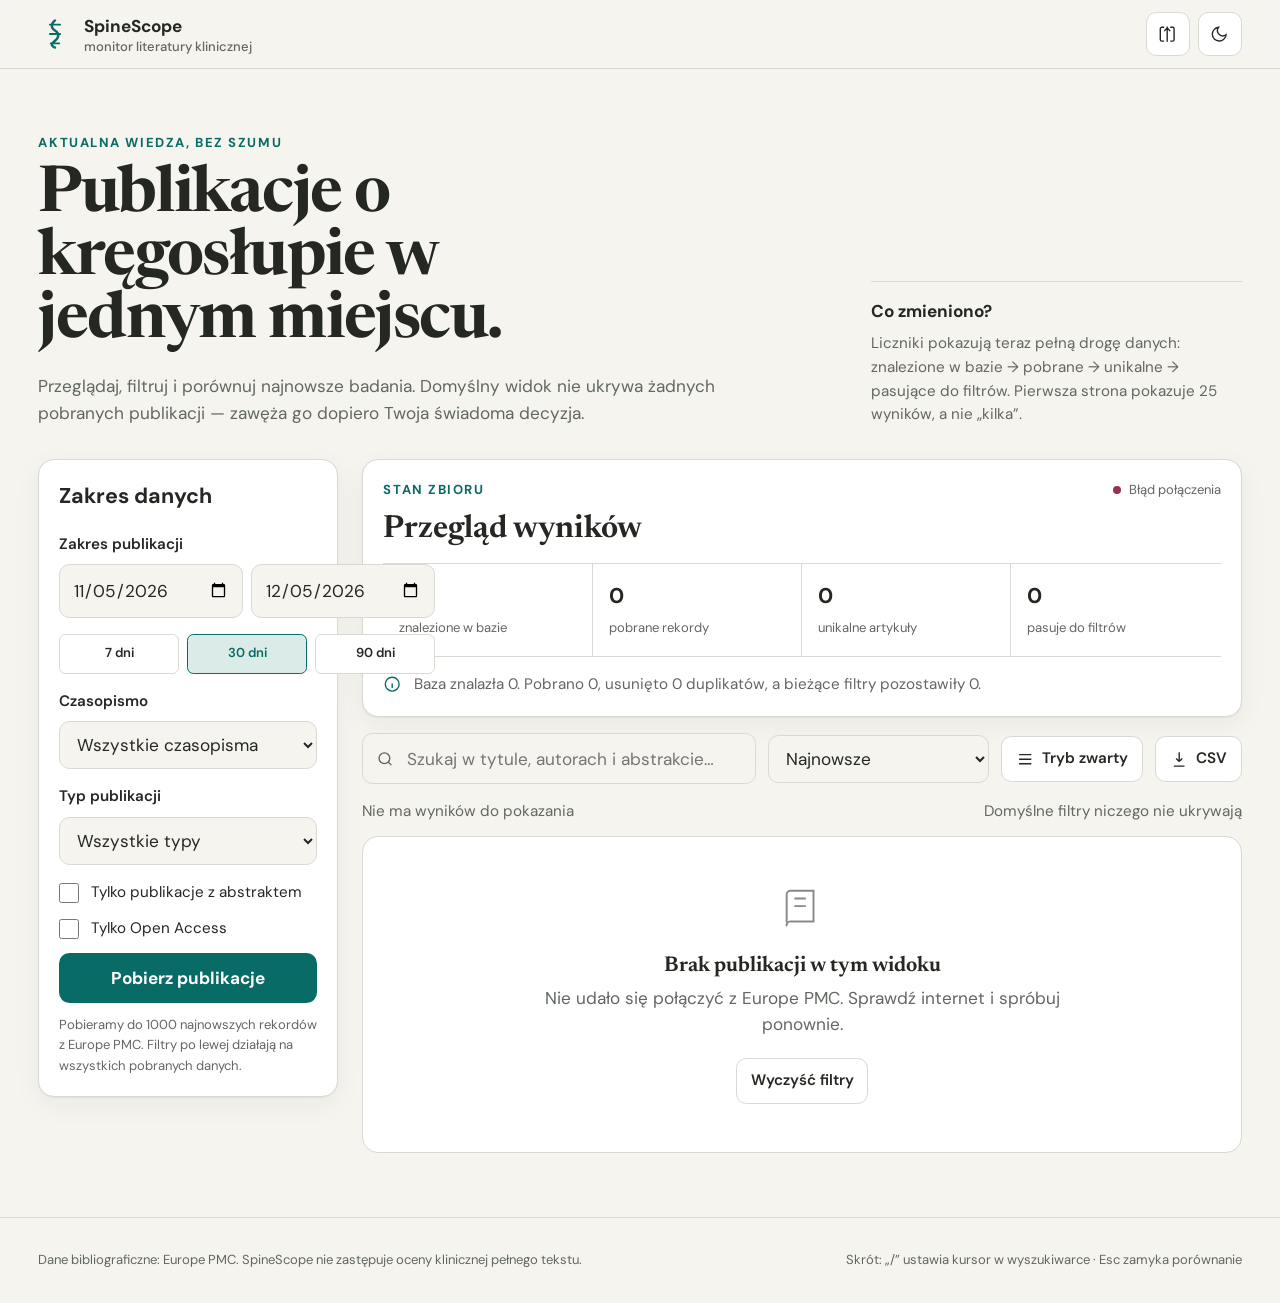
<file: index.html>
<!doctype html>
<html lang="pl" data-theme="light">
<head>
<meta charset="utf-8">
<meta name="viewport" content="width=device-width,initial-scale=1">
<meta name="description" content="Czytelny monitor najnowszych publikacji naukowych dotyczących kręgosłupa.">
<title>SpineScope — przegląd literatury</title>
<link rel="preconnect" href="https://fonts.googleapis.com">
<link rel="preconnect" href="https://fonts.gstatic.com" crossorigin>
<link href="https://fonts.googleapis.com/css2?family=DM+Sans:wght@400;500;600;700&family=Newsreader:opsz,wght@6..72,500;6..72,650&display=swap" rel="stylesheet">
<style>
/* Art direction: clinical literature workspace → calm, editorial, precise. No entrance or loading animations. */
:root,[data-theme="light"]{--bg:#f5f4ef;--surface:#fff;--surface-2:#efeee8;--text:#252722;--muted:#626761;--faint:#858b84;--border:#d8d9d2;--primary:#096b66;--primary-hover:#07534f;--primary-soft:#dbece8;--danger:#9a3150;--warning:#8a5a12;--shadow:0 1px 2px rgb(30 40 34/.06),0 8px 28px rgb(30 40 34/.05);--r-sm:.4rem;--r-md:.65rem;--r-lg:1rem;--s1:.25rem;--s2:.5rem;--s3:.75rem;--s4:1rem;--s5:1.25rem;--s6:1.5rem;--s8:2rem;--s10:2.5rem;--s12:3rem;--s16:4rem;--xs:clamp(.75rem,.72rem + .12vw,.82rem);--sm:clamp(.875rem,.84rem + .14vw,.95rem);--base:clamp(1rem,.96rem + .15vw,1.075rem);--lg:clamp(1.15rem,1.06rem + .35vw,1.35rem);--xl:clamp(1.55rem,1.35rem + .8vw,2rem);--font-body:'DM Sans',sans-serif;--font-display:'Newsreader',serif}
[data-theme="dark"]{--bg:#171a18;--surface:#1e2220;--surface-2:#272c29;--text:#e2e6e1;--muted:#aeb6af;--faint:#89928b;--border:#3a413c;--primary:#70bbb3;--primary-hover:#98d1ca;--primary-soft:#263f3b;--danger:#ec8cab;--warning:#e8bd72;--shadow:0 1px 2px rgb(0 0 0/.2),0 8px 28px rgb(0 0 0/.16)}
*,*::before,*::after{box-sizing:border-box;margin:0;padding:0;animation:none!important}html{scroll-behavior:auto;text-size-adjust:none}body{min-height:100dvh;background:var(--bg);color:var(--text);font:400 var(--base)/1.55 var(--font-body);-webkit-font-smoothing:antialiased}button,input,select{font:inherit;color:inherit}button{cursor:pointer}button:disabled{cursor:not-allowed;opacity:.6}a{color:inherit}.skip{position:absolute;left:-9999px;top:var(--s2);z-index:100}.skip:focus{left:var(--s2);background:var(--surface);padding:var(--s3);border:2px solid var(--primary)}:focus-visible{outline:3px solid color-mix(in srgb,var(--primary) 65%,transparent);outline-offset:2px}[hidden]{display:none!important}.sr-only{position:absolute;width:1px;height:1px;padding:0;margin:-1px;overflow:hidden;clip:rect(0,0,0,0);white-space:nowrap;border:0}.icon{width:1.15rem;height:1.15rem;stroke-width:1.8;flex:0 0 auto}.shell{max-width:1440px;margin:auto;padding-inline:clamp(var(--s4),3vw,var(--s10))}
.topbar{position:sticky;top:0;z-index:20;background:color-mix(in srgb,var(--bg) 92%,transparent);backdrop-filter:blur(14px);border-bottom:1px solid var(--border)}.topbar-inner{height:68px;display:flex;align-items:center;justify-content:space-between;gap:var(--s4)}.brand{display:flex;align-items:center;gap:var(--s3);text-decoration:none;font-weight:700}.logo{width:34px;height:34px;color:var(--primary)}.brand small{display:block;color:var(--muted);font-size:var(--xs);font-weight:500;line-height:1.1}.top-actions{display:flex;gap:var(--s2)}.icon-btn{width:44px;height:44px;display:grid;place-items:center;border:1px solid var(--border);border-radius:var(--r-md);background:var(--surface)}.icon-btn:hover{border-color:var(--primary);color:var(--primary)}
.hero{padding-block:clamp(var(--s8),5vw,var(--s16)) var(--s8);display:grid;grid-template-columns:minmax(0,1.35fr) minmax(280px,.65fr);gap:clamp(var(--s8),5vw,var(--s16));align-items:end}.eyebrow{color:var(--primary);font-size:var(--xs);font-weight:700;text-transform:uppercase;letter-spacing:.12em;margin-bottom:var(--s3)}h1{font:650 clamp(2.2rem,5vw,4.6rem)/.98 var(--font-display);letter-spacing:-.025em;max-width:13ch}.hero-copy{color:var(--muted);max-width:58ch;margin-top:var(--s5)}.hero-note{border-top:1px solid var(--border);padding-top:var(--s4);color:var(--muted);font-size:var(--sm)}.hero-note strong{display:block;color:var(--text);font-size:var(--base);margin-bottom:var(--s2)}
.workspace{display:grid;grid-template-columns:300px minmax(0,1fr);gap:var(--s6);align-items:start;padding-bottom:var(--s16)}.panel{background:var(--surface);border:1px solid var(--border);border-radius:var(--r-lg);box-shadow:var(--shadow)}.filters{position:sticky;top:92px;padding:var(--s5)}.panel-title{display:flex;align-items:center;justify-content:space-between;gap:var(--s3);margin-bottom:var(--s5)}.panel-title h2{font-size:var(--lg)}.link-btn{border:0;background:none;color:var(--primary);font-size:var(--sm);font-weight:600;min-height:44px}.field{display:grid;gap:var(--s2);margin-bottom:var(--s4)}.field label,.field legend{font-size:var(--sm);font-weight:600}.control{width:100%;min-height:46px;border:1px solid var(--border);border-radius:var(--r-md);background:var(--bg);padding:.7rem .8rem}.control:hover{border-color:var(--faint)}.date-grid{display:grid;grid-template-columns:1fr 1fr;gap:var(--s2)}.quick-ranges{display:grid;grid-template-columns:repeat(3,1fr);gap:var(--s2);margin-top:var(--s2)}.chip-btn{min-height:40px;border:1px solid var(--border);background:var(--surface);border-radius:var(--r-sm);font-size:var(--xs);font-weight:600}.chip-btn[aria-pressed="true"]{background:var(--primary-soft);color:var(--primary);border-color:var(--primary)}.check{display:flex;align-items:flex-start;gap:var(--s3);font-size:var(--sm);margin-block:var(--s3)}.check input{width:20px;height:20px;accent-color:var(--primary);margin-top:2px}.primary{width:100%;min-height:48px;border:0;border-radius:var(--r-md);background:var(--primary);color:#fff;font-weight:700;padding:.75rem 1rem}.primary:hover{background:var(--primary-hover)}[data-theme="dark"] .primary{color:#10221f}.filter-hint{font-size:var(--xs);color:var(--muted);margin-top:var(--s3)}
.content{min-width:0}.summary{padding:var(--s5);margin-bottom:var(--s4)}.summary-top{display:flex;align-items:flex-start;justify-content:space-between;gap:var(--s4);margin-bottom:var(--s4)}.summary h2{font:650 var(--xl)/1.1 var(--font-display)}.source-state{display:flex;align-items:center;gap:var(--s2);font-size:var(--xs);color:var(--muted)}.dot{width:8px;height:8px;border-radius:50%;background:var(--faint)}.dot.ok{background:var(--primary)}.dot.error{background:var(--danger)}.count-grid{display:grid;grid-template-columns:repeat(4,1fr);border-top:1px solid var(--border);border-bottom:1px solid var(--border)}.metric{padding:var(--s4);border-right:1px solid var(--border)}.metric:last-child{border-right:0}.metric strong{display:block;font-size:var(--lg);font-variant-numeric:tabular-nums}.metric span{font-size:var(--xs);color:var(--muted)}.explain{display:flex;gap:var(--s3);align-items:flex-start;color:var(--muted);font-size:var(--sm);padding-top:var(--s4)}.explain .icon{color:var(--primary);margin-top:2px}
.toolbar{display:flex;align-items:center;gap:var(--s3);margin-bottom:var(--s4);flex-wrap:wrap}.search-wrap{position:relative;flex:1 1 300px}.search-wrap .icon{position:absolute;left:.85rem;top:50%;transform:translateY(-50%);color:var(--muted)}.search-wrap input{padding-left:2.7rem}.toolbar select{width:auto;min-width:180px}.secondary{min-height:46px;display:inline-flex;align-items:center;justify-content:center;gap:var(--s2);border:1px solid var(--border);background:var(--surface);border-radius:var(--r-md);padding:.65rem .85rem;font-weight:600;font-size:var(--sm)}.secondary:hover{border-color:var(--primary);color:var(--primary)}.secondary[aria-pressed="true"]{background:var(--primary-soft);border-color:var(--primary);color:var(--primary)}
.active-filters{display:flex;align-items:center;gap:var(--s2);flex-wrap:wrap;margin-bottom:var(--s4)}.filter-pill{display:inline-flex;align-items:center;gap:var(--s2);min-height:36px;padding:.35rem .7rem;border:1px solid var(--border);border-radius:999px;background:var(--surface);font-size:var(--xs)}.filter-pill button{border:0;background:none;color:var(--muted);font-size:1.1rem;line-height:1}.results-head{display:flex;align-items:center;justify-content:space-between;gap:var(--s4);margin-bottom:var(--s3);font-size:var(--sm);color:var(--muted)}.results-head strong{color:var(--text)}
.list{display:grid;gap:var(--s3);min-width:0;max-width:100%}.article{background:var(--surface);border:1px solid var(--border);border-radius:var(--r-lg);padding:var(--s5);min-width:0;max-width:100%;overflow:hidden;box-shadow:0 1px 1px rgb(30 40 34/.025)}.article:hover{border-color:color-mix(in srgb,var(--primary) 48%,var(--border))}.article-top{display:flex;justify-content:space-between;gap:var(--s4)}.article-main{min-width:0}.meta{display:flex;flex-wrap:wrap;gap:var(--s2) var(--s3);align-items:center;font-size:var(--xs);color:var(--muted);margin-bottom:var(--s3)}.journal{color:var(--primary);font-weight:700}.badge{display:inline-flex;align-items:center;min-height:24px;padding:.12rem .48rem;border-radius:999px;background:var(--surface-2);color:var(--muted);font-weight:600}.article h3{overflow-wrap:anywhere;font:650 clamp(1.15rem,1.1rem + .25vw,1.35rem)/1.3 var(--font-display);max-width:45em}.article h3 a{text-decoration:none}.article h3 a:hover{color:var(--primary);text-decoration:underline;text-underline-offset:3px}.authors{max-width:100%;color:var(--muted);font-size:var(--sm);margin-top:var(--s2);white-space:nowrap;overflow:hidden;text-overflow:ellipsis}.article-actions{display:flex;gap:var(--s2);flex:0 0 auto}.mini-btn{width:42px;height:42px;display:grid;place-items:center;border:1px solid var(--border);background:var(--surface);border-radius:var(--r-md)}.mini-btn:hover,.mini-btn.active{color:var(--primary);border-color:var(--primary);background:var(--primary-soft)}.abstract{font-size:var(--sm);color:var(--muted);max-width:82ch;margin-top:var(--s4);padding-top:var(--s4);border-top:1px solid var(--border)}.card-footer{display:flex;align-items:center;justify-content:space-between;gap:var(--s3);margin-top:var(--s4);padding-top:var(--s3);border-top:1px solid var(--border)}.text-action{min-height:40px;border:0;background:none;color:var(--primary);font-weight:700;font-size:var(--sm)}.links{display:flex;gap:var(--s3);font-size:var(--xs);font-weight:600}.links a{color:var(--muted);text-underline-offset:3px}.links a:hover{color:var(--primary)}
.compact .article{padding:var(--s4)}.compact .authors,.compact .abstract,.compact .card-footer{display:none}.compact .list{gap:var(--s2)}.empty{padding:var(--s12) var(--s6);text-align:center;background:var(--surface);border:1px solid var(--border);border-radius:var(--r-lg)}.empty svg{width:46px;height:46px;margin:0 auto var(--s4);color:var(--faint)}.empty h3{font:650 var(--lg) var(--font-display);margin-bottom:var(--s2)}.empty p{color:var(--muted);max-width:44ch;margin:0 auto var(--s5)}
.pagination{display:flex;justify-content:space-between;align-items:center;gap:var(--s3);padding-block:var(--s6)}.pages{display:flex;gap:var(--s2)}.page-btn{min-width:44px;height:44px;border:1px solid var(--border);background:var(--surface);border-radius:var(--r-md)}.page-btn.current{background:var(--primary);color:#fff;border-color:var(--primary)}
.drawer-backdrop{position:fixed;inset:0;z-index:30;background:rgb(0 0 0/.38)}.drawer{position:fixed;right:0;top:0;bottom:0;z-index:31;width:min(620px,100%);background:var(--bg);border-left:1px solid var(--border);padding:var(--s6);overflow:auto}.drawer-head{display:flex;align-items:center;justify-content:space-between;margin-bottom:var(--s6)}.drawer h2{font:650 var(--xl) var(--font-display)}.compare-table{width:100%;border-collapse:collapse;font-size:var(--sm)}.compare-table th,.compare-table td{text-align:left;vertical-align:top;padding:var(--s3);border-bottom:1px solid var(--border)}.compare-table th{color:var(--muted);width:28%}.drawer-actions{display:flex;gap:var(--s3);margin-top:var(--s5);flex-wrap:wrap}.loading{padding:var(--s8);text-align:center;color:var(--muted);background:var(--surface);border:1px solid var(--border);border-radius:var(--r-lg)}.footer{border-top:1px solid var(--border);padding-block:var(--s8);color:var(--muted);font-size:var(--xs)}.footer-inner{display:flex;justify-content:space-between;gap:var(--s4);flex-wrap:wrap}
@media(max-width:980px){.hero{grid-template-columns:1fr}.hero-note{max-width:60ch}.workspace{grid-template-columns:1fr}.filters{position:static}.filter-body{display:none}.filters.open .filter-body{display:block}.filter-toggle{display:inline-flex}.count-grid{grid-template-columns:1fr 1fr}.metric:nth-child(2){border-right:0}.metric:nth-child(-n+2){border-bottom:1px solid var(--border)}}
@media(min-width:981px){.filter-toggle{display:none}}
@media(max-width:640px){.shell{padding-inline:var(--s4)}.brand small{display:none}.hero{padding-top:var(--s8)}h1{font-size:2.6rem}.summary-top,.article-top{flex-direction:column}.article-actions{width:100%}.article-actions .mini-btn{flex:1}.toolbar select,.toolbar .secondary{width:100%}.date-grid{grid-template-columns:1fr}.count-grid{grid-template-columns:1fr 1fr}.metric{padding:var(--s3)}.results-head{align-items:flex-start;flex-direction:column}.card-footer{align-items:flex-start;flex-direction:column}.pagination{align-items:stretch;flex-direction:column}.pagination>.secondary{width:100%}.pages{justify-content:center;flex-wrap:wrap}.drawer{padding:var(--s4)}}
@media(prefers-reduced-motion:reduce){html{scroll-behavior:auto}}
</style>
</head>
<body>
<a class="skip" href="#results">Przejdź do wyników</a>
<header class="topbar"><div class="shell topbar-inner">
<a class="brand" href="#" aria-label="SpineScope — strona główna">
<svg class="logo" viewBox="0 0 40 40" fill="none" aria-hidden="true"><path d="M20 4c-5 4-5 9 0 12s5 8 0 12-5 6 0 8" stroke="currentColor" stroke-width="2.8" stroke-linecap="round"/><path d="M14 9h12M14 20h12M15 31h10" stroke="currentColor" stroke-width="2.2" stroke-linecap="round"/></svg>
<span>SpineScope<small>monitor literatury klinicznej</small></span></a>
<div class="top-actions"><button class="icon-btn" id="compareOpen" aria-label="Otwórz porównanie" title="Porównanie"><svg class="icon" viewBox="0 0 24 24" fill="none" stroke="currentColor"><path d="M8 3H5a2 2 0 0 0-2 2v14a2 2 0 0 0 2 2h3M16 3h3a2 2 0 0 1 2 2v14a2 2 0 0 1-2 2h-3M12 2v20M8 8l4-4 4 4"/></svg><span class="sr-only" id="compareCount">0</span></button><button class="icon-btn" id="themeToggle" aria-label="Włącz ciemny motyw" title="Zmień motyw"><svg class="icon" viewBox="0 0 24 24" fill="none" stroke="currentColor"><path d="M21 12.8A9 9 0 1 1 11.2 3 7 7 0 0 0 21 12.8Z"/></svg></button></div>
</div></header>
<main>
<section class="shell hero"><div><p class="eyebrow">Aktualna wiedza, bez szumu</p><h1>Publikacje o kręgosłupie w jednym miejscu.</h1><p class="hero-copy">Przeglądaj, filtruj i porównuj najnowsze badania. Domyślny widok nie ukrywa żadnych pobranych publikacji — zawęża go dopiero Twoja świadoma decyzja.</p></div><aside class="hero-note"><strong>Co zmieniono?</strong><span>Liczniki pokazują teraz pełną drogę danych: znalezione w bazie → pobrane → unikalne → pasujące do filtrów. Pierwsza strona pokazuje 25 wyników, a nie „kilka”.</span></aside></section>
<div class="shell workspace" id="workspace">
<aside class="panel filters" id="filtersPanel"><div class="panel-title"><h2>Zakres danych</h2><button class="link-btn filter-toggle" id="filterToggle" aria-expanded="false">Pokaż filtry</button></div><div class="filter-body">
<div class="field"><label for="dateFrom">Zakres publikacji</label><div class="date-grid"><input class="control" type="date" id="dateFrom" aria-label="Data od"><input class="control" type="date" id="dateTo" aria-label="Data do"></div><div class="quick-ranges" aria-label="Szybki zakres"><button class="chip-btn" data-days="7">7 dni</button><button class="chip-btn" data-days="30" aria-pressed="true">30 dni</button><button class="chip-btn" data-days="90">90 dni</button></div></div>
<div class="field"><label for="journalFilter">Czasopismo</label><select class="control" id="journalFilter"><option value="">Wszystkie czasopisma</option></select></div>
<div class="field"><label for="typeFilter">Typ publikacji</label><select class="control" id="typeFilter"><option value="">Wszystkie typy</option><option value="review">Przeglądy</option><option value="trial">Badania kliniczne</option><option value="case">Opisy przypadków</option><option value="other">Pozostałe</option></select></div>
<label class="check"><input type="checkbox" id="abstractOnly"><span>Tylko publikacje z abstraktem</span></label><label class="check"><input type="checkbox" id="oaOnly"><span>Tylko Open Access</span></label>
<button class="primary" id="refreshBtn">Pobierz publikacje</button><p class="filter-hint">Pobieramy do 1000 najnowszych rekordów z Europe PMC. Filtry po lewej działają na wszystkich pobranych danych.</p></div></aside>
<section class="content" id="results" aria-labelledby="resultsTitle">
<div class="panel summary" aria-live="polite"><div class="summary-top"><div><p class="eyebrow">Stan zbioru</p><h2 id="resultsTitle">Przegląd wyników</h2></div><div class="source-state"><span class="dot" id="sourceDot"></span><span id="sourceStatus">Oczekiwanie na pobranie</span></div></div><div class="count-grid"><div class="metric"><strong id="databaseCount">—</strong><span>znalezione w bazie</span></div><div class="metric"><strong id="fetchedCount">—</strong><span>pobrane rekordy</span></div><div class="metric"><strong id="uniqueCount">—</strong><span>unikalne artykuły</span></div><div class="metric"><strong id="visibleCount">—</strong><span>pasuje do filtrów</span></div></div><div class="explain"><svg class="icon" viewBox="0 0 24 24" fill="none" stroke="currentColor"><circle cx="12" cy="12" r="9"/><path d="M12 11v6M12 7h.01"/></svg><span id="countExplanation">Po pobraniu zobaczysz dokładnie, dlaczego liczby mogą się różnić.</span></div></div>
<div class="toolbar"><div class="search-wrap"><svg class="icon" viewBox="0 0 24 24" fill="none" stroke="currentColor"><circle cx="11" cy="11" r="7"/><path d="m20 20-4-4"/></svg><label class="sr-only" for="searchInput">Szukaj w pobranych publikacjach</label><input class="control" id="searchInput" type="search" placeholder="Szukaj w tytule, autorach i abstrakcie…"></div><label class="sr-only" for="sortSelect">Sortowanie</label><select class="control" id="sortSelect"><option value="date-desc">Najnowsze</option><option value="date-asc">Najstarsze</option><option value="cited-desc">Najczęściej cytowane</option><option value="title">Tytuł A–Z</option></select><button class="secondary" id="compactToggle" aria-pressed="false"><svg class="icon" viewBox="0 0 24 24" fill="none" stroke="currentColor"><path d="M4 6h16M4 12h16M4 18h16"/></svg>Tryb zwarty</button><button class="secondary" id="exportBtn"><svg class="icon" viewBox="0 0 24 24" fill="none" stroke="currentColor"><path d="M12 3v12m0 0 4-4m-4 4-4-4M5 21h14"/></svg>CSV</button></div>
<div class="active-filters" id="activeFilters" hidden></div>
<div class="results-head"><span id="rangeLabel">Brak danych</span><span id="filterMessage"></span></div>
<div class="loading" id="loading" hidden>Trwa pobieranie rekordów z Europe PMC. Lista pojawi się jednocześnie po zakończeniu — bez animacji kart.</div>
<div class="list" id="articleList"></div>
<div class="empty" id="emptyState" hidden><svg viewBox="0 0 24 24" fill="none" stroke="currentColor"><path d="M4 19.5V5a2 2 0 0 1 2-2h12v16H6a2 2 0 0 0-2 2.5M8 7h6M8 11h6"/></svg><h3>Brak publikacji w tym widoku</h3><p id="emptyText">Wyczyść filtry lub rozszerz zakres dat.</p><button class="secondary" id="emptyReset">Wyczyść filtry</button></div>
<nav class="pagination" id="pagination" aria-label="Stronicowanie" hidden><button class="secondary" id="prevPage">← Poprzednia</button><div class="pages" id="pageButtons"></div><button class="secondary" id="nextPage">Następna →</button></nav>
</section></div></main>
<div class="drawer-backdrop" id="drawerBackdrop" hidden></div><aside class="drawer" id="compareDrawer" hidden aria-labelledby="compareTitle" role="dialog" aria-modal="true"><div class="drawer-head"><div><p class="eyebrow">Warsztat</p><h2 id="compareTitle">Porównaj publikacje</h2></div><button class="icon-btn" id="compareClose" aria-label="Zamknij porównanie">×</button></div><div id="compareBody"></div><div class="drawer-actions"><button class="secondary" id="clearCompare">Wyczyść porównanie</button><button class="secondary" id="exportRis">Eksportuj RIS</button></div></aside>
<footer class="footer"><div class="shell footer-inner"><span>Dane bibliograficzne: Europe PMC. SpineScope nie zastępuje oceny klinicznej pełnego tekstu.</span><span>Skrót: „/” ustawia kursor w wyszukiwarce · Esc zamyka porównanie</span></div></footer>
<script>
'use strict';
const $=s=>document.querySelector(s), $$=s=>[...document.querySelectorAll(s)];
const state={raw:[],unique:[],filtered:[],page:1,perPage:25,databaseCount:0,loading:false,compact:false,compare:new Set(),bookmarks:new Set(),abstracts:new Set(),controller:null};
const els={from:$('#dateFrom'),to:$('#dateTo'),journal:$('#journalFilter'),type:$('#typeFilter'),abstractOnly:$('#abstractOnly'),oaOnly:$('#oaOnly'),search:$('#searchInput'),sort:$('#sortSelect'),list:$('#articleList'),loading:$('#loading'),empty:$('#emptyState'),pagination:$('#pagination'),range:$('#rangeLabel'),message:$('#filterMessage')};
const icon=(name)=>({bookmark:'<svg class="icon" viewBox="0 0 24 24" fill="none" stroke="currentColor"><path d="M6 4a2 2 0 0 1 2-2h8a2 2 0 0 1 2 2v18l-6-4-6 4Z"/></svg>',compare:'<svg class="icon" viewBox="0 0 24 24" fill="none" stroke="currentColor"><path d="M8 3H5a2 2 0 0 0-2 2v14a2 2 0 0 0 2 2h3M16 3h3a2 2 0 0 1 2 2v14a2 2 0 0 1-2 2h-3M12 2v20"/></svg>'}[name]);
function iso(d){return d.toISOString().slice(0,10)}
function setRange(days){const end=new Date(),start=new Date();start.setDate(end.getDate()-days);els.from.value=iso(start);els.to.value=iso(end);$$('[data-days]').forEach(b=>b.setAttribute('aria-pressed',String(+b.dataset.days===days)))}
function escapeHtml(s=''){return String(s).replace(/[&<>"]/g,c=>({'&':'&amp;','<':'&lt;','>':'&gt;','"':'&quot;'}[c]))}
function plain(s=''){const d=document.createElement('div');d.innerHTML=s;return d.textContent||''}
function keyOf(a){return (a.doi&&'doi:'+a.doi.toLowerCase())||(a.pmid&&'pmid:'+a.pmid)||'title:'+plain(a.title).toLowerCase().replace(/\W/g,'').slice(0,160)}
function normalize(r){const types=(r.pubTypeList?.pubType||[]).join(' · ');return {id:keyOf(r),title:plain(r.title)||'Bez tytułu',authors:plain(r.authorString)||'Autorzy niepodani',journal:plain(r.journalTitle)||plain(r.journalInfo?.journal?.title)||'Nieznane czasopismo',date:r.firstPublicationDate||r.electronicPublicationDate||r.journalInfo?.printPublicationDate||'',year:r.pubYear||'',abstract:plain(r.abstractText)||'',doi:r.doi||'',pmid:r.pmid||'',pmcid:r.pmcid||'',cited:+r.citedByCount||0,oa:r.isOpenAccess==='Y',types,category:classify(types+' '+(r.title||''))}}
function classify(s){s=s.toLowerCase();if(/random|clinical trial|controlled trial/.test(s))return'trial';if(/review|meta-analysis|systematic/.test(s))return'review';if(/case report|case series/.test(s))return'case';return'other'}
async function fetchPublications(){if(state.loading)return;if(els.from.value>els.to.value){alert('Data początkowa nie może być późniejsza niż końcowa.');return}state.controller?.abort();state.controller=new AbortController();state.loading=true;$('#refreshBtn').disabled=true;els.loading.hidden=false;els.list.innerHTML='';els.empty.hidden=true;els.pagination.hidden=true;$('#sourceStatus').textContent='Pobieranie…';$('#sourceDot').className='dot';const query=`TITLE_ABS:(spine OR spinal OR vertebral OR lumbar OR cervical OR thoracic OR scoliosis OR kyphosis OR spondyl*) AND FIRST_PDATE:[${els.from.value} TO ${els.to.value}]`;let cursor='*',rows=[],hitCount=0;try{for(let i=0;i<5&&rows.length<1000;i++){const u=new URL('https://www.ebi.ac.uk/europepmc/webservices/rest/search');u.search=new URLSearchParams({query,format:'json',resultType:'core',pageSize:'200',cursorMark:cursor,sort:'P_PDATE_D desc'});const res=await fetch(u,{signal:state.controller.signal});if(!res.ok)throw new Error(`HTTP ${res.status}`);const data=await res.json();hitCount=+data.hitCount||0;const part=data.resultList?.result||[];rows.push(...part);const next=data.nextCursorMark;if(!part.length||!next||next===cursor)break;cursor=next}state.raw=rows.map(normalize);const map=new Map();for(const a of state.raw)if(!map.has(a.id))map.set(a.id,a);state.unique=[...map.values()];state.databaseCount=hitCount;populateJournals();state.page=1;applyFilters();$('#sourceStatus').textContent='Dane aktualne';$('#sourceDot').className='dot ok'}catch(err){if(err.name!=='AbortError'){console.error(err);$('#sourceStatus').textContent='Błąd połączenia';$('#sourceDot').className='dot error';state.raw=[];state.unique=[];state.databaseCount=0;applyFilters();$('#emptyText').textContent='Nie udało się połączyć z Europe PMC. Sprawdź internet i spróbuj ponownie.'}}finally{state.loading=false;$('#refreshBtn').disabled=false;els.loading.hidden=true;applyFilters()}}
function populateJournals(){const current=els.journal.value;const counts={};state.unique.forEach(a=>counts[a.journal]=(counts[a.journal]||0)+1);els.journal.innerHTML='<option value="">Wszystkie czasopisma</option>'+Object.entries(counts).sort((a,b)=>b[1]-a[1]||a[0].localeCompare(b[0])).map(([j,n])=>`<option value="${escapeHtml(j)}">${escapeHtml(j)} (${n})</option>`).join('');if([...els.journal.options].some(o=>o.value===current))els.journal.value=current}
function applyFilters(){const q=els.search.value.trim().toLowerCase();state.filtered=state.unique.filter(a=>(!q||(a.title+' '+a.authors+' '+a.abstract).toLowerCase().includes(q))&&(!els.journal.value||a.journal===els.journal.value)&&(!els.type.value||a.category===els.type.value)&&(!els.abstractOnly.checked||a.abstract)&&(!els.oaOnly.checked||a.oa));sortFiltered();const max=Math.max(1,Math.ceil(state.filtered.length/state.perPage));state.page=Math.min(state.page,max);updateCounts();renderFilters();render()}
function sortFiltered(){const v=els.sort.value;state.filtered.sort((a,b)=>v==='date-asc'?a.date.localeCompare(b.date):v==='cited-desc'?b.cited-a.cited:v==='title'?a.title.localeCompare(b.title,'pl'):b.date.localeCompare(a.date))}
function updateCounts(){$('#databaseCount').textContent=state.databaseCount.toLocaleString('pl-PL');$('#fetchedCount').textContent=state.raw.length.toLocaleString('pl-PL');$('#uniqueCount').textContent=state.unique.length.toLocaleString('pl-PL');$('#visibleCount').textContent=state.filtered.length.toLocaleString('pl-PL');const dup=state.raw.length-state.unique.length,limited=state.databaseCount>state.raw.length;$('#countExplanation').textContent=`Baza znalazła ${state.databaseCount.toLocaleString('pl-PL')}. Pobrano ${state.raw.length.toLocaleString('pl-PL')}${limited?' (limit aplikacji: 1000)':''}, usunięto ${dup} duplikatów, a bieżące filtry pozostawiły ${state.filtered.length.toLocaleString('pl-PL')}.`;els.message.textContent=hasFilters()?`${state.unique.length-state.filtered.length} wyników ukrytych przez aktywne filtry`:'Domyślne filtry niczego nie ukrywają'}
function hasFilters(){return !!(els.search.value||els.journal.value||els.type.value||els.abstractOnly.checked||els.oaOnly.checked)}
function renderFilters(){const box=$('#activeFilters'),arr=[];if(els.search.value)arr.push(['Szukaj: '+els.search.value,()=>{els.search.value=''}]);if(els.journal.value)arr.push(['Czasopismo: '+els.journal.value,()=>{els.journal.value=''}]);if(els.type.value)arr.push(['Typ: '+els.type.options[els.type.selectedIndex].text,()=>{els.type.value=''}]);if(els.abstractOnly.checked)arr.push(['Z abstraktem',()=>{els.abstractOnly.checked=false}]);if(els.oaOnly.checked)arr.push(['Open Access',()=>{els.oaOnly.checked=false}]);box.hidden=!arr.length;box.innerHTML=arr.length?'<span class="sr-only">Aktywne filtry:</span>'+arr.map((x,i)=>`<span class="filter-pill">${escapeHtml(x[0])}<button data-remove="${i}" aria-label="Usuń filtr ${escapeHtml(x[0])}">×</button></span>`).join('')+'<button class="link-btn" id="clearInline">Wyczyść wszystko</button>':'';$$('[data-remove]').forEach(b=>b.onclick=()=>{arr[+b.dataset.remove][1]();state.page=1;applyFilters()});$('#clearInline')?.addEventListener('click',resetClientFilters)}
function render(){if(state.loading)return;const total=state.filtered.length,start=(state.page-1)*state.perPage,end=Math.min(start+state.perPage,total),slice=state.filtered.slice(start,end);els.range.innerHTML=total?`Pokazuję <strong>${start+1}–${end}</strong> z <strong>${total.toLocaleString('pl-PL')}</strong> pasujących artykułów`:'Nie ma wyników do pokazania';els.list.innerHTML=slice.map(cardHtml).join('');els.empty.hidden=!!total;els.pagination.hidden=total<=state.perPage;renderPagination();bindCards()}
function cardHtml(a){const absOpen=state.abstracts.has(a.id),book=state.bookmarks.has(a.id),comp=state.compare.has(a.id);const url=a.pmid?`https://pubmed.ncbi.nlm.nih.gov/${encodeURIComponent(a.pmid)}/`:a.doi?`https://doi.org/${encodeURIComponent(a.doi)}`:'#';return `<article class="article" data-id="${escapeHtml(a.id)}"><div class="article-top"><div class="article-main"><div class="meta"><span class="journal">${escapeHtml(a.journal)}</span><span>${escapeHtml(a.date||a.year||'Brak daty')}</span>${a.oa?'<span class="badge">Open Access</span>':''}${a.cited?`<span class="badge">Cytowania: ${a.cited}</span>`:''}</div><h3><a href="${url}" target="_blank" rel="noopener noreferrer">${escapeHtml(a.title)}</a></h3><p class="authors" title="${escapeHtml(a.authors)}">${escapeHtml(a.authors)}</p></div><div class="article-actions"><button class="mini-btn bookmark ${book?'active':''}" aria-pressed="${book}" aria-label="${book?'Usuń z zapisanych':'Zapisz artykuł'}" title="Zapisz">${icon('bookmark')}</button><button class="mini-btn compare ${comp?'active':''}" aria-pressed="${comp}" aria-label="${comp?'Usuń z porównania':'Dodaj do porównania'}" title="Porównaj">${icon('compare')}</button></div></div>${absOpen&&a.abstract?`<p class="abstract">${escapeHtml(a.abstract)}</p>`:''}<div class="card-footer"><button class="text-action abstract-toggle" ${a.abstract?'':'disabled'}>${a.abstract?(absOpen?'Ukryj abstrakt':'Pokaż abstrakt'):'Brak abstraktu'}</button><div class="links">${a.doi?`<a href="https://doi.org/${encodeURIComponent(a.doi)}" target="_blank" rel="noopener noreferrer">DOI</a>`:''}${a.pmid?`<a href="https://pubmed.ncbi.nlm.nih.gov/${encodeURIComponent(a.pmid)}/" target="_blank" rel="noopener noreferrer">PubMed</a>`:''}${a.pmcid?`<a href="https://europepmc.org/articles/${encodeURIComponent(a.pmcid)}" target="_blank" rel="noopener noreferrer">Pełny tekst</a>`:''}</div></div></article>`}
function bindCards(){$$('.article').forEach(el=>{const id=el.dataset.id,a=state.unique.find(x=>x.id===id);el.querySelector('.bookmark').onclick=()=>{state.bookmarks.has(id)?state.bookmarks.delete(id):state.bookmarks.add(id);render()};el.querySelector('.compare').onclick=()=>{if(state.compare.has(id))state.compare.delete(id);else if(state.compare.size<3)state.compare.add(id);else{alert('Możesz porównać maksymalnie 3 publikacje.');return}updateCompare();render()};el.querySelector('.abstract-toggle').onclick=()=>{if(!a.abstract)return;state.abstracts.has(id)?state.abstracts.delete(id):state.abstracts.add(id);render()}})}
function renderPagination(){const pages=Math.ceil(state.filtered.length/state.perPage),box=$('#pageButtons');if(pages<=1){box.innerHTML='';return}const candidates=[1,state.page-1,state.page,state.page+1,pages].filter((n,i,a)=>n>=1&&n<=pages&&a.indexOf(n)===i).sort((a,b)=>a-b);let last=0;box.innerHTML=candidates.map(n=>{const gap=n-last>1?'<span aria-hidden="true">…</span>':'';last=n;return gap+`<button class="page-btn ${n===state.page?'current':''}" data-page="${n}" aria-label="Strona ${n}" ${n===state.page?'aria-current="page"':''}>${n}</button>`}).join('');$$('[data-page]').forEach(b=>b.onclick=()=>goPage(+b.dataset.page));$('#prevPage').disabled=state.page===1;$('#nextPage').disabled=state.page===pages}
function goPage(n){state.page=n;render();$('#results').scrollIntoView({block:'start'})}
function resetClientFilters(){els.search.value='';els.journal.value='';els.type.value='';els.abstractOnly.checked=false;els.oaOnly.checked=false;state.page=1;applyFilters()}
function updateCompare(){$('#compareCount').textContent=state.compare.size;$('#compareOpen').title=`Porównanie (${state.compare.size})`;const items=[...state.compare].map(id=>state.unique.find(a=>a.id===id)).filter(Boolean);$('#compareBody').innerHTML=items.length?items.map((a,i)=>`<section class="panel" style="padding:1rem;margin-bottom:.75rem"><p class="eyebrow">Publikacja ${i+1}</p><h3 style="font-family:var(--font-display);margin-bottom:.5rem">${escapeHtml(a.title)}</h3><table class="compare-table"><tr><th>Czasopismo</th><td>${escapeHtml(a.journal)}</td></tr><tr><th>Data</th><td>${escapeHtml(a.date||a.year)}</td></tr><tr><th>Typ</th><td>${escapeHtml(a.types||'Nieokreślony')}</td></tr><tr><th>Cytowania</th><td>${a.cited}</td></tr><tr><th>Open Access</th><td>${a.oa?'Tak':'Nie'}</td></tr></table></section>`).join(''):'<div class="empty"><h3>Jeszcze nic tu nie ma</h3><p>Dodaj 2–3 publikacje przyciskiem porównania na karcie artykułu.</p></div>'}
function openDrawer(){updateCompare();$('#drawerBackdrop').hidden=false;$('#compareDrawer').hidden=false;$('#compareClose').focus()}
function closeDrawer(){$('#drawerBackdrop').hidden=true;$('#compareDrawer').hidden=true;$('#compareOpen').focus()}
function exportCsv(){const rows=[['Tytuł','Autorzy','Czasopismo','Data','DOI','PMID','Cytowania'],...state.filtered.map(a=>[a.title,a.authors,a.journal,a.date,a.doi,a.pmid,a.cited])];download('spinescope-wyniki.csv',rows.map(r=>r.map(v=>'"'+String(v).replaceAll('"','""')+'"').join(',')).join('\n'),'text/csv;charset=utf-8')}
function exportRis(){const items=state.compare.size?[...state.compare].map(id=>state.unique.find(a=>a.id===id)):state.filtered;download('spinescope.ris',items.filter(Boolean).map(a=>`TY  - JOUR\nTI  - ${a.title}\nAU  - ${a.authors}\nJO  - ${a.journal}\nPY  - ${a.year}\nDO  - ${a.doi}\nER  -`).join('\n\n'),'application/x-research-info-systems')}
function download(name,text,type){const url=URL.createObjectURL(new Blob([text],{type})),a=document.createElement('a');a.href=url;a.download=name;a.click();setTimeout(()=>URL.revokeObjectURL(url),1000)}
function debounce(fn,ms=200){let t;return(...a)=>{clearTimeout(t);t=setTimeout(()=>fn(...a),ms)}}
setRange(30);$$('[data-days]').forEach(b=>b.onclick=()=>setRange(+b.dataset.days));$('#refreshBtn').onclick=fetchPublications;[els.journal,els.type,els.abstractOnly,els.oaOnly,els.sort].forEach(el=>el.addEventListener('change',()=>{state.page=1;applyFilters()}));els.search.addEventListener('input',debounce(()=>{state.page=1;applyFilters()}));$('#compactToggle').onclick=()=>{state.compact=!state.compact;$('#workspace').classList.toggle('compact',state.compact);$('#compactToggle').setAttribute('aria-pressed',String(state.compact))};$('#exportBtn').onclick=exportCsv;$('#emptyReset').onclick=resetClientFilters;$('#prevPage').onclick=()=>goPage(state.page-1);$('#nextPage').onclick=()=>goPage(state.page+1);$('#compareOpen').onclick=openDrawer;$('#compareClose').onclick=closeDrawer;$('#drawerBackdrop').onclick=closeDrawer;$('#clearCompare').onclick=()=>{state.compare.clear();updateCompare();render()};$('#exportRis').onclick=exportRis;$('#filterToggle').onclick=()=>{const open=$('#filtersPanel').classList.toggle('open');$('#filterToggle').setAttribute('aria-expanded',String(open));$('#filterToggle').textContent=open?'Ukryj filtry':'Pokaż filtry'};
let theme=matchMedia('(prefers-color-scheme:dark)').matches?'dark':'light';document.documentElement.dataset.theme=theme;$('#themeToggle').onclick=()=>{theme=theme==='dark'?'light':'dark';document.documentElement.dataset.theme=theme;$('#themeToggle').setAttribute('aria-label',theme==='dark'?'Włącz jasny motyw':'Włącz ciemny motyw')};document.addEventListener('keydown',e=>{if(e.key==='/'&&!/INPUT|SELECT|TEXTAREA/.test(document.activeElement.tagName)){e.preventDefault();els.search.focus()}if(e.key==='Escape'&&!$('#compareDrawer').hidden)closeDrawer()});
fetchPublications();
</script>
</body></html>
</file>
